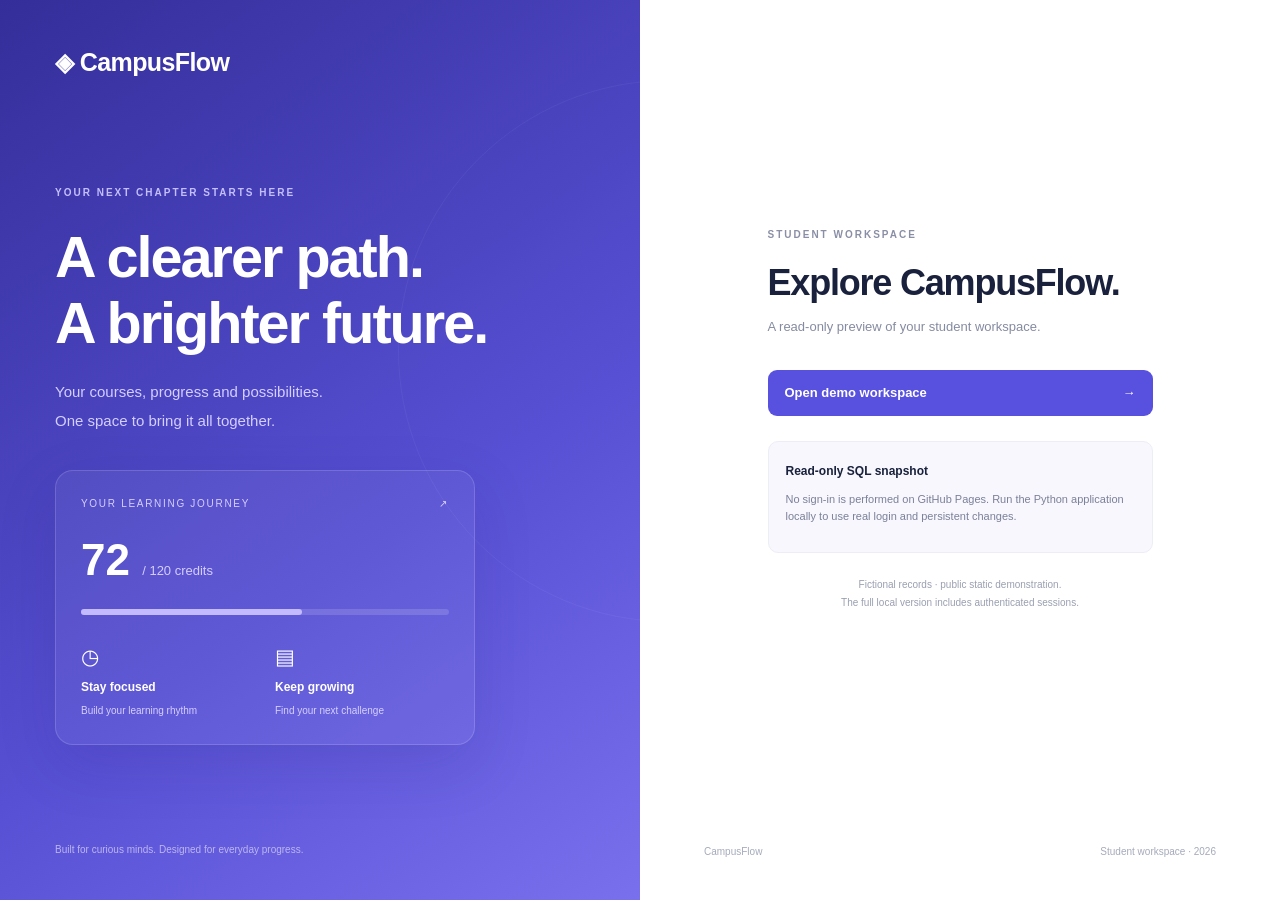
<file: docs/demo/index.html>
<!doctype html>
<html lang="en"><head><meta charset="utf-8"><meta name="viewport" content="width=device-width,initial-scale=1"><title>Explore demo · CampusFlow</title><link rel="stylesheet" href="./login.css"></head><body>
<section class="story"><a class="logo" href="./">◈ CampusFlow</a><div class="story-body"><span class="eyebrow">YOUR NEXT CHAPTER STARTS HERE</span><h1>A clearer path.<br>A brighter future.</h1><p>Your courses, progress and possibilities.<br>One space to bring it all together.</p><div class="visual"><div class="visual-top"><span>YOUR LEARNING JOURNEY</span><span>↗</span></div><div class="metric">72 <small>/ 120 credits</small></div><div class="track"><span></span></div><div class="mini-cards"><div>◷<strong>Stay focused</strong><small>Build your learning rhythm</small></div><div>▤<strong>Keep growing</strong><small>Find your next challenge</small></div></div></div></div><div class="story-footer">Built for curious minds. Designed for everyday progress.</div></section>
<main><div class="form-wrap"><span class="mobile-logo">◈ CampusFlow</span><span class="eyebrow">STUDENT WORKSPACE</span><h2>Explore CampusFlow.</h2><p class="subtitle">A read-only preview of your student workspace.</p><a class="submit" href="./dashboard.html" style="text-decoration:none">Open demo workspace <span>→</span></a><div class="demo-box"><strong>Read-only SQL snapshot</strong><p>No sign-in is performed on GitHub Pages. Run the Python application locally to use real login and persistent changes.</p></div><p class="note" id="modeNote">Fictional records · public static demonstration.<br>The full local version includes authenticated sessions.</p></div><footer>CampusFlow <span>Student workspace · 2026</span></footer></main></body></html>
</file>
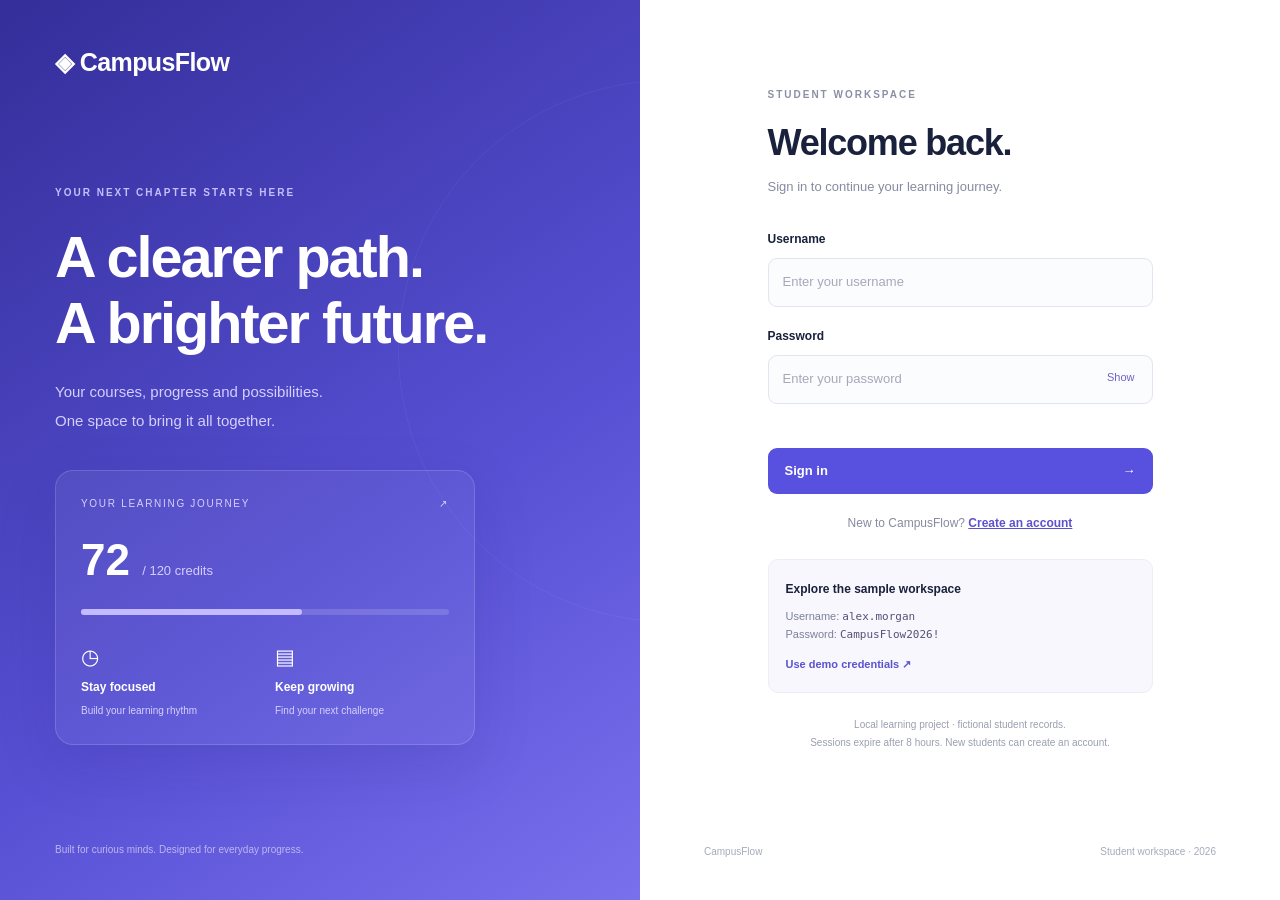
<file: static/login.html>
<!doctype html>
<html lang="en"><head><meta charset="utf-8"><meta name="viewport" content="width=device-width,initial-scale=1"><title>Sign in · CampusFlow</title><link rel="stylesheet" href="./login.css"><script src="./login.js" defer></script></head><body>
<section class="story"><a class="logo" href="./">◈ CampusFlow</a><div class="story-body"><span class="eyebrow">YOUR NEXT CHAPTER STARTS HERE</span><h1>A clearer path.<br>A brighter future.</h1><p>Your courses, progress and possibilities.<br>One space to bring it all together.</p><div class="visual"><div class="visual-top"><span>YOUR LEARNING JOURNEY</span><span>↗</span></div><div class="metric">72 <small>/ 120 credits</small></div><div class="track"><span></span></div><div class="mini-cards"><div>◷<strong>Stay focused</strong><small>Build your learning rhythm</small></div><div>▤<strong>Keep growing</strong><small>Find your next challenge</small></div></div></div></div><div class="story-footer">Built for curious minds. Designed for everyday progress.</div></section>
<main><div class="form-wrap"><span class="mobile-logo">◈ CampusFlow</span><span class="eyebrow">STUDENT WORKSPACE</span><h2>Welcome back.</h2><p class="subtitle">Sign in to continue your learning journey.</p><form id="loginForm"><label for="username">Username</label><input id="username" name="username" autocomplete="username" placeholder="Enter your username" maxlength="100" required><div class="password-heading"><label for="password">Password</label></div><div class="password-wrap"><input id="password" name="password" type="password" autocomplete="current-password" placeholder="Enter your password" maxlength="256" required><button id="togglePassword" type="button" aria-label="Show password" aria-pressed="false">Show</button></div><p id="error" class="error" role="alert"></p><button class="submit" type="submit" id="submit">Sign in <span>→</span></button></form><p class="auth-link">New to CampusFlow? <a href="./register">Create an account</a></p><div class="demo-box"><strong>Explore the sample workspace</strong><p>Username: <code>alex.morgan</code><br>Password: <code>CampusFlow2026!</code></p><button type="button" id="fillDemo">Use demo credentials ↗</button></div><p class="note" id="modeNote">Local learning project · fictional student records.<br>Sessions expire after 8 hours. New students can create an account.</p></div><footer>CampusFlow <span>Student workspace · 2026</span></footer></main></body></html>
</file>
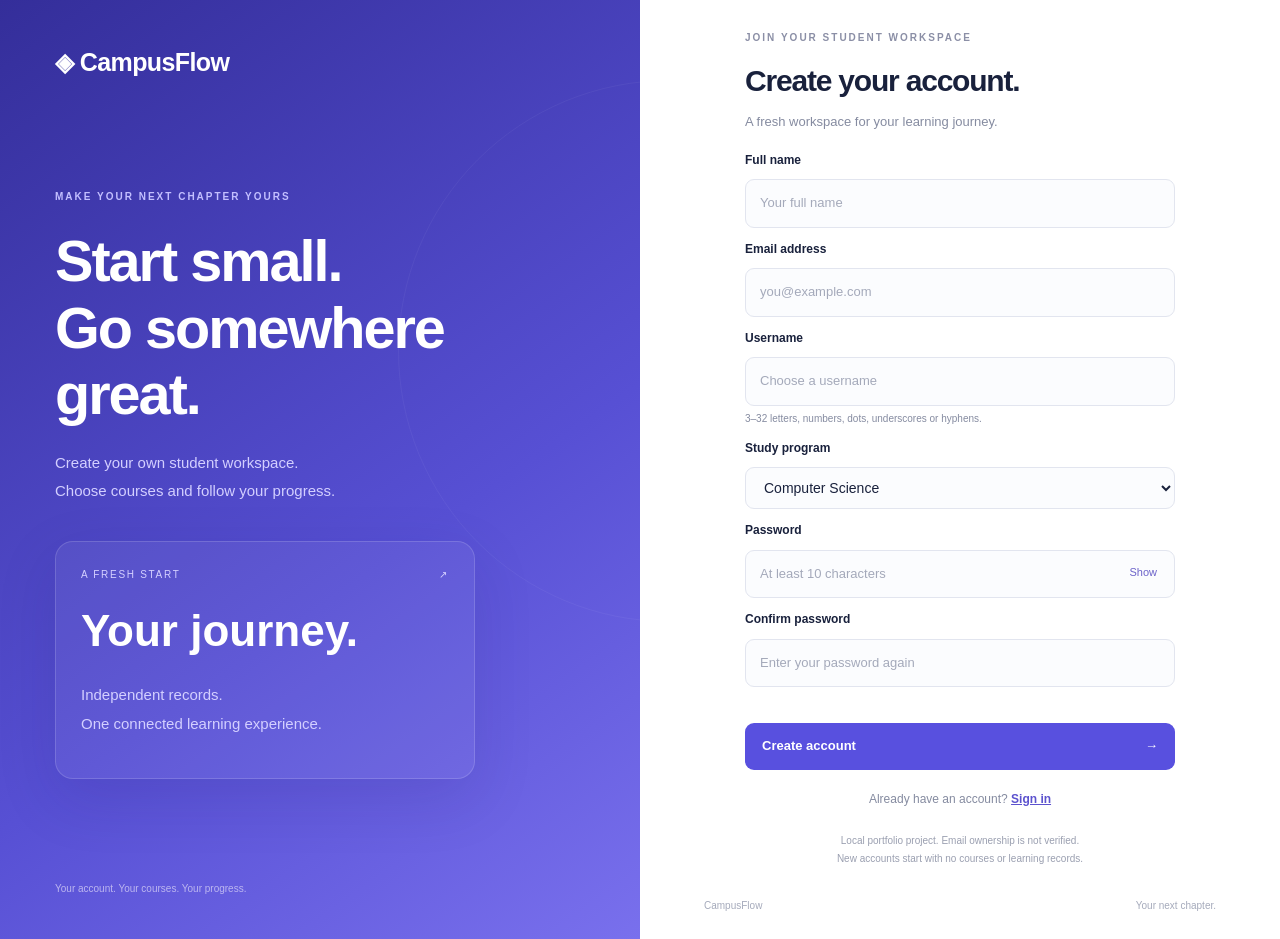
<file: static/register.html>
<!doctype html>
<html lang="en"><head><meta charset="utf-8"><meta name="viewport" content="width=device-width,initial-scale=1"><title>Create account · CampusFlow</title><link rel="stylesheet" href="./login.css"><script src="./register.js" defer></script></head><body class="register-page">
<section class="story"><a class="logo" href="./login">◈ CampusFlow</a><div class="story-body"><span class="eyebrow">MAKE YOUR NEXT CHAPTER YOURS</span><h1>Start small.<br>Go somewhere great.</h1><p>Create your own student workspace.<br>Choose courses and follow your progress.</p><div class="visual"><div class="visual-top"><span>A FRESH START</span><span>↗</span></div><div class="metric">Your journey.</div><p>Independent records.<br>One connected learning experience.</p></div></div><div class="story-footer">Your account. Your courses. Your progress.</div></section>
<main><div class="form-wrap"><span class="mobile-logo">◈ CampusFlow</span><span class="eyebrow">JOIN YOUR STUDENT WORKSPACE</span><h2>Create your account.</h2><p class="subtitle">A fresh workspace for your learning journey.</p>
<form id="registerForm"><label for="name">Full name</label><input id="name" name="name" autocomplete="name" maxlength="80" placeholder="Your full name" required>
<label for="email">Email address</label><input id="email" name="email" type="email" autocomplete="email" maxlength="160" placeholder="you@example.com" required>
<label for="username">Username</label><input id="username" name="username" autocomplete="username" minlength="3" maxlength="32" pattern="[A-Za-z0-9][A-Za-z0-9._-]{2,31}" placeholder="Choose a username" required><p class="hint">3–32 letters, numbers, dots, underscores or hyphens.</p>
<label for="program">Study program</label><select id="program" name="program"><option>Computer Science</option><option>Data Science</option><option>Software Engineering</option></select>
<label for="password">Password</label><div class="password-wrap"><input id="password" name="password" type="password" autocomplete="new-password" minlength="10" maxlength="128" placeholder="At least 10 characters" required><button id="togglePassword" type="button" aria-label="Show passwords" aria-pressed="false">Show</button></div>
<label for="confirm_password">Confirm password</label><input id="confirm_password" name="confirm_password" type="password" autocomplete="new-password" minlength="10" maxlength="128" placeholder="Enter your password again" required>
<p id="error" class="error" role="alert"></p><button class="submit" type="submit" id="submit">Create account <span>→</span></button></form>
<p class="auth-link">Already have an account? <a href="./login">Sign in</a></p><p class="note">Local portfolio project. Email ownership is not verified.<br>New accounts start with no courses or learning records.</p></div><footer>CampusFlow <span>Your next chapter.</span></footer></main></body></html>
</file>
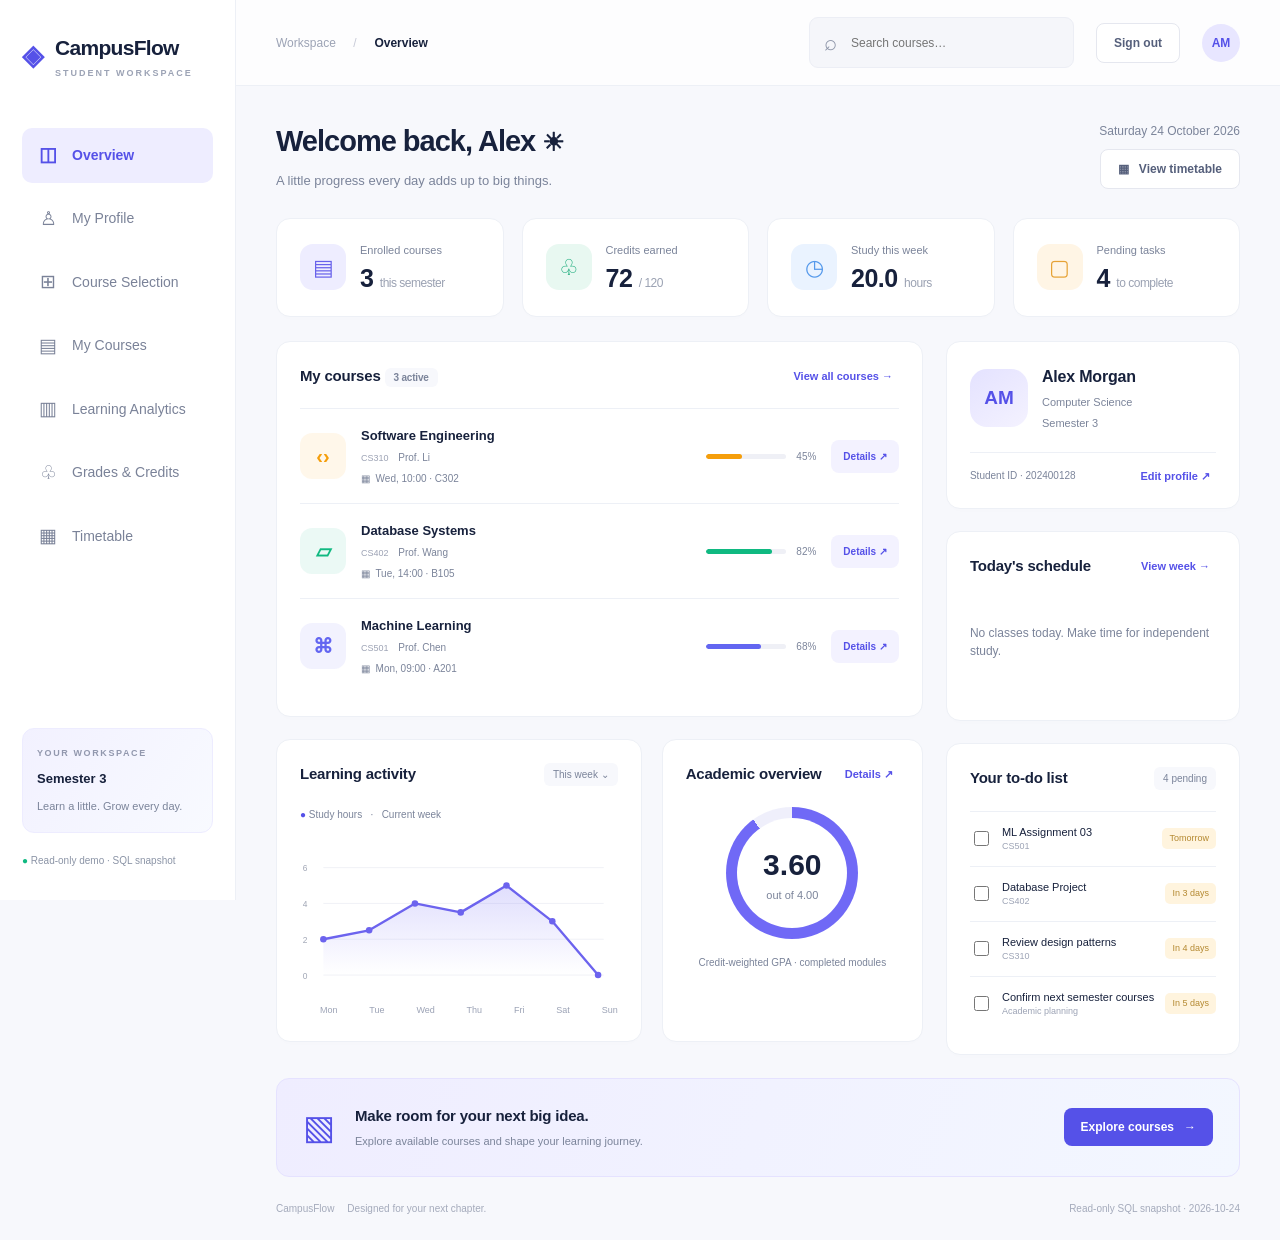
<file: docs/demo/dashboard.html>
<!doctype html>
<html lang="en"><head><meta charset="utf-8"><meta name="viewport" content="width=device-width,initial-scale=1"><title>CampusFlow — Student Dashboard</title><meta name="description" content="Your courses, progress and next steps in one place."><link rel="stylesheet" href="./style.css"><script src="./app.js" defer></script></head>
<body><aside><a class="brand" href="./dashboard.html">◈ <span>CampusFlow<small>STUDENT WORKSPACE</small></span></a><nav id="nav" aria-label="Main navigation"></nav><div class="semester"><span class="eyebrow">YOUR WORKSPACE</span><strong id="semesterLabel">Current semester</strong><span>Learn a little. Grow every day.</span></div><div class="demo">● Read-only demo · SQL snapshot</div></aside>
<div class="workspace"><header><div><span class="crumb">Workspace <span>/</span></span> <strong id="pageTitle">Overview</strong></div><div class="header-right"><label class="search"><span>⌕</span><input id="search" placeholder="Search courses…" aria-label="Search courses"></label><button class="secondary" id="logout">Sign out</button><button class="avatar" id="avatar" aria-label="Open profile">AM</button></div></header><main id="main" aria-live="polite"><div class="card">Loading your workspace…</div></main><footer>CampusFlow <span>Designed for your next chapter.</span><span id="source">Read-only SQL snapshot · 2026-10-24</span></footer></div><div id="toast" role="status"></div>
<dialog id="profileDialog"><form id="profileForm"><div class="section-heading"><h2>Edit profile</h2><button type="button" id="closeDialog" aria-label="Close">×</button></div><label>Full name<input name="name" required maxlength="80"></label><label>Email address<input name="email" type="email" required maxlength="160"></label><p class="muted">Academic records are managed by the university.</p><button class="primary" type="submit">Save changes</button></form></dialog></body></html>
</file>
<file: docs/demo/login.css>
*{box-sizing:border-box}body{margin:0;min-height:100vh;display:grid;grid-template-columns:1fr 1fr;font:14px/1.6 -apple-system,BlinkMacSystemFont,"Segoe UI",sans-serif;color:#19213c;background:#fff}button,input{font:inherit}button{cursor:pointer}button:focus-visible,a:focus-visible{outline:3px solid #aaa4ff;outline-offset:4px}.story{background:linear-gradient(145deg,#342e9a,#5750d4 60%,#7970ed);color:white;padding:42px 55px;display:flex;flex-direction:column;position:relative;overflow:hidden}.story:after{content:'';position:absolute;width:540px;height:540px;border:1px solid #ffffff0c;border-radius:50%;right:-300px;top:80px;pointer-events:none}.logo{color:white;text-decoration:none;font-size:25px;font-weight:750;letter-spacing:-.6px}.story-body{margin:auto 0;padding:65px 0}.eyebrow{font-size:10px;letter-spacing:2px;font-weight:650;color:#8b8fa6}.story .eyebrow{color:#c3bfff}h1{font-size:clamp(38px,4.5vw,62px);line-height:1.15;letter-spacing:-2px;margin:22px 0}.story p{color:#d3cfff;font-size:15px;line-height:1.9}.visual{margin-top:35px;padding:25px;background:#ffffff0e;border:1px solid #ffffff26;max-width:420px;border-radius:18px;box-shadow:0 20px 60px #21176a20}.visual-top{display:flex;justify-content:space-between;color:#d5d0ff;font-size:10px;letter-spacing:1.7px}.metric{font-size:44px;font-weight:700;margin:13px 0}.metric small{font-size:13px;font-weight:400;color:#d4ceff}.track{height:6px;background:#ffffff24;border-radius:5px}.track span{display:block;width:60%;height:100%;border-radius:5px;background:#c4baff}.mini-cards{display:grid;grid-template-columns:1fr 1fr;gap:20px;margin-top:25px}.mini-cards>div{display:grid;gap:5px;font-size:21px}.mini-cards strong{font-size:12px}.mini-cards small{font-size:10px;color:#d5d0ff}.story-footer{font-size:10px;color:#bcb6f0}main{display:flex;flex-direction:column;padding:40px 10%;justify-content:center;min-width:0}.form-wrap{max-width:385px;width:100%;margin:auto}.mobile-logo{display:none}h2{font-size:36px;line-height:1.2;letter-spacing:-1.2px;margin:16px 0 10px}.subtitle{color:#858ba0;font-size:13px;margin-bottom:32px}label{font-size:12px;font-weight:600;display:block;margin:20px 0 9px}input{width:100%;border:1px solid #e2e5ef;background:#fbfcfe;border-radius:9px;padding:13px 14px;font-size:13px;color:#19213c}input:focus{outline:3px solid #edeaff;border-color:#8a80ef}input::placeholder{color:#a4a9ba}.password-wrap{position:relative}.password-wrap input{padding-right:65px}.password-wrap button{position:absolute;right:12px;top:13px;border:0;background:none;color:#6c63c9;font-size:11px}.error{font-size:12px;color:#b43449;min-height:20px;margin:12px 0}.submit{width:100%;padding:13px 17px;border:0;border-radius:9px;background:#5850df;color:white;font-weight:600;font-size:13px;display:flex;justify-content:space-between}.submit:hover{background:#4740c2}.submit:disabled{opacity:.6;cursor:wait}.demo-box{background:#f7f7fd;border:1px solid #ededf8;border-radius:10px;padding:17px;margin-top:25px}.demo-box strong{font-size:12px}.demo-box p{font-size:11px;color:#7b8099;margin:9px 0}.demo-box code{color:#585075;font-size:11px}.demo-box button{background:none;border:0;color:#5c52ce;padding:0;font-size:11px;font-weight:600}.note{font-size:10px;color:#9a9fb0;text-align:center;line-height:1.8;margin-top:23px}footer{font-size:10px;color:#a5aabb;display:flex;justify-content:space-between;padding-top:40px}@media(max-width:850px){.story{padding:32px}.story-body{padding:55px 0}main{padding:35px 8%}.mini-cards{grid-template-columns:1fr}.mini-cards>div:last-child{display:none}}@media(max-width:600px){body{grid-template-columns:1fr}.story{display:none}main{min-height:100vh;padding:35px 25px}.mobile-logo{display:block;font-size:23px;font-weight:750;color:#5850df;margin-bottom:48px}h2{font-size:32px}footer{padding-top:35px}}

.auth-link{text-align:center;font-size:12px;color:#858ba0;margin-top:20px}.auth-link a{color:#5c52ce;font-weight:600}.register-page main{padding-top:25px;padding-bottom:25px}.register-page .form-wrap{max-width:430px}.register-page label{margin-top:12px}.register-page h2{font-size:30px}.register-page .subtitle{margin-bottom:18px}.register-page select{width:100%;border:1px solid #e2e5ef;background:#fbfcfe;border-radius:9px;padding:11px 14px;font:inherit;color:#19213c}.register-page .hint{font-size:10px;color:#858ba0;margin:5px 0}.register-page .error{margin:8px 0}.register-page footer{padding-top:20px}
</file>
<file: static/login.css>
*{box-sizing:border-box}body{margin:0;min-height:100vh;display:grid;grid-template-columns:1fr 1fr;font:14px/1.6 -apple-system,BlinkMacSystemFont,"Segoe UI",sans-serif;color:#19213c;background:#fff}button,input{font:inherit}button{cursor:pointer}button:focus-visible,a:focus-visible{outline:3px solid #aaa4ff;outline-offset:4px}.story{background:linear-gradient(145deg,#342e9a,#5750d4 60%,#7970ed);color:white;padding:42px 55px;display:flex;flex-direction:column;position:relative;overflow:hidden}.story:after{content:'';position:absolute;width:540px;height:540px;border:1px solid #ffffff0c;border-radius:50%;right:-300px;top:80px;pointer-events:none}.logo{color:white;text-decoration:none;font-size:25px;font-weight:750;letter-spacing:-.6px}.story-body{margin:auto 0;padding:65px 0}.eyebrow{font-size:10px;letter-spacing:2px;font-weight:650;color:#8b8fa6}.story .eyebrow{color:#c3bfff}h1{font-size:clamp(38px,4.5vw,62px);line-height:1.15;letter-spacing:-2px;margin:22px 0}.story p{color:#d3cfff;font-size:15px;line-height:1.9}.visual{margin-top:35px;padding:25px;background:#ffffff0e;border:1px solid #ffffff26;max-width:420px;border-radius:18px;box-shadow:0 20px 60px #21176a20}.visual-top{display:flex;justify-content:space-between;color:#d5d0ff;font-size:10px;letter-spacing:1.7px}.metric{font-size:44px;font-weight:700;margin:13px 0}.metric small{font-size:13px;font-weight:400;color:#d4ceff}.track{height:6px;background:#ffffff24;border-radius:5px}.track span{display:block;width:60%;height:100%;border-radius:5px;background:#c4baff}.mini-cards{display:grid;grid-template-columns:1fr 1fr;gap:20px;margin-top:25px}.mini-cards>div{display:grid;gap:5px;font-size:21px}.mini-cards strong{font-size:12px}.mini-cards small{font-size:10px;color:#d5d0ff}.story-footer{font-size:10px;color:#bcb6f0}main{display:flex;flex-direction:column;padding:40px 10%;justify-content:center;min-width:0}.form-wrap{max-width:385px;width:100%;margin:auto}.mobile-logo{display:none}h2{font-size:36px;line-height:1.2;letter-spacing:-1.2px;margin:16px 0 10px}.subtitle{color:#858ba0;font-size:13px;margin-bottom:32px}label{font-size:12px;font-weight:600;display:block;margin:20px 0 9px}input{width:100%;border:1px solid #e2e5ef;background:#fbfcfe;border-radius:9px;padding:13px 14px;font-size:13px;color:#19213c}input:focus{outline:3px solid #edeaff;border-color:#8a80ef}input::placeholder{color:#a4a9ba}.password-wrap{position:relative}.password-wrap input{padding-right:65px}.password-wrap button{position:absolute;right:12px;top:13px;border:0;background:none;color:#6c63c9;font-size:11px}.error{font-size:12px;color:#b43449;min-height:20px;margin:12px 0}.submit{width:100%;padding:13px 17px;border:0;border-radius:9px;background:#5850df;color:white;font-weight:600;font-size:13px;display:flex;justify-content:space-between}.submit:hover{background:#4740c2}.submit:disabled{opacity:.6;cursor:wait}.demo-box{background:#f7f7fd;border:1px solid #ededf8;border-radius:10px;padding:17px;margin-top:25px}.demo-box strong{font-size:12px}.demo-box p{font-size:11px;color:#7b8099;margin:9px 0}.demo-box code{color:#585075;font-size:11px}.demo-box button{background:none;border:0;color:#5c52ce;padding:0;font-size:11px;font-weight:600}.note{font-size:10px;color:#9a9fb0;text-align:center;line-height:1.8;margin-top:23px}footer{font-size:10px;color:#a5aabb;display:flex;justify-content:space-between;padding-top:40px}@media(max-width:850px){.story{padding:32px}.story-body{padding:55px 0}main{padding:35px 8%}.mini-cards{grid-template-columns:1fr}.mini-cards>div:last-child{display:none}}@media(max-width:600px){body{grid-template-columns:1fr}.story{display:none}main{min-height:100vh;padding:35px 25px}.mobile-logo{display:block;font-size:23px;font-weight:750;color:#5850df;margin-bottom:48px}h2{font-size:32px}footer{padding-top:35px}}

.auth-link{text-align:center;font-size:12px;color:#858ba0;margin-top:20px}.auth-link a{color:#5c52ce;font-weight:600}.register-page main{padding-top:25px;padding-bottom:25px}.register-page .form-wrap{max-width:430px}.register-page label{margin-top:12px}.register-page h2{font-size:30px}.register-page .subtitle{margin-bottom:18px}.register-page select{width:100%;border:1px solid #e2e5ef;background:#fbfcfe;border-radius:9px;padding:11px 14px;font:inherit;color:#19213c}.register-page .hint{font-size:10px;color:#858ba0;margin:5px 0}.register-page .error{margin:8px 0}.register-page footer{padding-top:20px}
</file>
<file: docs/demo/style.css>
:root{--ink:#17213c;--muted:#7b849a;--purple:#5551e8;--line:#edf0f6;--bg:#f7f8fc}*{box-sizing:border-box}body{margin:0;background:var(--bg);color:var(--ink);font:14px/1.5 Inter,-apple-system,BlinkMacSystemFont,"Segoe UI",sans-serif}button,input{font:inherit}button,a,input{ -webkit-tap-highlight-color:transparent}button{cursor:pointer;border:0;background:none;color:inherit}button:focus-visible,a:focus-visible,input:focus-visible{outline:3px solid #b4b1ff;outline-offset:3px}a{text-decoration:none;color:inherit}aside{width:236px;position:fixed;inset:0 auto 0 0;background:#fff;border-right:1px solid var(--line);padding:32px 22px;display:flex;flex-direction:column}.brand{display:flex;gap:11px;font-size:28px;color:var(--purple);align-items:center;font-weight:800}.brand span{font-size:21px;letter-spacing:-.7px;color:var(--ink)}.brand small{display:block;font-size:9px;letter-spacing:2px;color:#9ca3b5;margin-top:3px}nav{margin-top:48px;display:grid;gap:9px}nav button{display:flex;gap:14px;align-items:center;text-align:left;padding:13px 16px;color:#7a8298;border-radius:10px;font-weight:500}nav button.active{background:#eeedff;color:var(--purple);font-weight:700}nav button:hover{background:#f4f3ff}.nav-icon{font-size:19px;width:20px;text-align:center}.semester{margin-top:auto;background:linear-gradient(125deg,#f2f1ff,#f8faff);border:1px solid #edecff;border-radius:12px;padding:18px 14px;display:grid;gap:9px;font-size:11px;color:var(--muted)}.semester strong{color:var(--ink);font-size:13px}.eyebrow{font-size:9px;font-weight:700;letter-spacing:1.6px;color:#9298ae}.demo{font-size:10px;color:#8b94a6;margin-top:20px}.demo::first-letter{color:#10b981}.workspace{margin-left:236px}header{height:86px;background:#ffffffb8;border-bottom:1px solid var(--line);display:flex;align-items:center;justify-content:space-between;padding:0 40px}.crumb{color:#9ca3b5;font-size:12px}.crumb span{margin:0 14px;color:#c7cad7}header strong{font-size:12px;font-weight:600}.header-right{display:flex;align-items:center;gap:22px}.search{display:flex;gap:12px;align-items:center;background:#f5f6fa;border:1px solid #eceef5;padding:8px 14px;border-radius:9px}.search span{font-size:22px;color:#8c94a7}.search input{border:0;background:none;outline:0;width:210px;font-size:12px}.avatar{border-radius:50%;width:38px;height:38px;background:#e8e6ff;color:var(--purple);font-size:12px;font-weight:700}main{max-width:1540px;margin:auto;padding:34px 40px 24px}.greeting{display:flex;justify-content:space-between;align-items:center;margin-bottom:28px}.greeting h1{font-size:29px;letter-spacing:-1px;margin:0 0 7px}.greeting p{color:var(--muted);margin:0;font-size:13px}.date{text-align:right;color:var(--muted);font-size:12px}.date button{display:block;margin:9px 0 0 auto}.primary,.secondary{padding:10px 17px;border-radius:8px;font-size:12px;font-weight:600}.primary{background:var(--purple);color:white}.primary:hover{background:#403bc8}.secondary{border:1px solid #e5e7ef;background:white;color:#555f7b}.stats{display:grid;grid-template-columns:repeat(4,1fr);gap:18px;margin-bottom:24px}.card{border:1px solid var(--line);border-radius:14px;background:white;padding:23px;box-shadow:0 3px 12px #24315a02}.stat{display:flex;align-items:center;gap:14px}.stat-icon{width:46px;height:46px;display:grid;place-items:center;background:#eeedff;color:#6862eb;border-radius:13px;font-size:22px}.stat:nth-child(2) .stat-icon{background:#e8f8f1;color:#17aa79}.stat:nth-child(3) .stat-icon{background:#eaf3ff;color:#5599eb}.stat:nth-child(4) .stat-icon{background:#fff5e5;color:#e6a235}.stat label{display:block;color:var(--muted);font-size:11px;margin-bottom:4px}.stat strong{font-size:25px;line-height:1.2;letter-spacing:-.5px}.stat small{font-size:12px;color:#9aA1b2;font-weight:400}.columns{display:grid;grid-template-columns:minmax(0,2.2fr) minmax(270px,1fr);gap:23px}.left,.right{display:grid;gap:22px;align-content:start}.section-heading{display:flex;align-items:center;justify-content:space-between;margin-bottom:21px;gap:12px}h2{font-size:15px;margin:0;letter-spacing:-.2px}.link{font-size:11px;color:var(--purple);font-weight:600}.course-row{display:flex;align-items:center;gap:15px;padding:17px 0;border-top:1px solid var(--line)}.course-row:first-of-type{border-top:0}.course-icon{height:46px;width:46px;border-radius:12px;flex-shrink:0;display:grid;place-items:center;font-size:20px;font-weight:700}.course-info{flex:1;min-width:0}.course-info h3{font-size:13px;margin:0 0 4px}.course-info p{font-size:10px;color:var(--muted);margin:0}.course-code{font-size:9px;color:#9ca2b4;margin-right:7px}.progress-group{width:110px;display:flex;align-items:center;gap:10px}.track{height:5px;background:#eff0f6;border-radius:20px;flex:1;overflow:hidden}.track span{display:block;height:100%;border-radius:20px}.progress-group small{font-size:10px;color:var(--muted)}.course-row .secondary{font-size:10px;background:#f3f2ff;border:0;color:var(--purple);padding:9px 12px}.charts{display:grid;grid-template-columns:1.4fr 1fr;gap:20px}.pill{font-size:10px;padding:4px 9px;border-radius:6px;background:#f7f8fc;color:var(--muted)}.chart{height:170px;width:100%;display:block}.chart-labels{display:flex;justify-content:space-between;color:#9ba2b5;font-size:9px;padding-left:20px}.legend{font-size:10px;color:var(--muted);margin-bottom:12px}.legend b{color:var(--purple)}.gpa-ring{height:132px;width:132px;max-width:100%;border-radius:50%;margin:12px auto 16px;background:conic-gradient(#7069f6 var(--angle),#efeffb 0);display:grid;place-items:center}.ring-inner{background:white;width:110px;height:110px;border-radius:50%;display:flex;flex-direction:column;justify-content:center;align-items:center}.ring-inner strong{font-size:30px}.ring-inner span{font-size:11px;color:var(--muted)}.gpa-caption{text-align:center;color:var(--muted);font-size:10px}.profile-top{display:flex;align-items:center;gap:14px}.profile-avatar{width:58px;height:58px;border-radius:17px;background:linear-gradient(145deg,#e4e2ff,#f4f2ff);display:grid;place-items:center;font-size:19px;color:var(--purple);font-weight:700}.profile-top h2{font-size:16px}.profile-top p{margin:5px 0 0;color:var(--muted);font-size:11px}.profile-details{margin-top:20px;padding-top:14px;border-top:1px solid var(--line);display:flex;justify-content:space-between;align-items:center;font-size:10px;color:var(--muted)}.schedule-row{display:flex;gap:17px;margin:20px 0}.schedule-time{font-size:11px;color:#8b94aa;width:37px}.schedule-body{border-left:2px solid #e7e6ff;padding-left:18px;position:relative}.schedule-body:before{content:'';position:absolute;left:-5px;top:5px;width:8px;height:8px;border-radius:50%;background:var(--purple)}.schedule-body strong{font-size:12px}.schedule-body p{margin:4px 0 0;color:var(--muted);font-size:10px}.task{display:flex;gap:10px;padding:12px 0;border-top:1px solid var(--line);align-items:center}.task input{accent-color:var(--purple);width:15px;height:15px}.task-text{flex:1;font-size:11px}.task-text small{display:block;color:#9ca3b5;font-size:9px}.task.done .task-text{text-decoration:line-through;color:#a0a6b5}.badge{font-size:9px;border-radius:5px;padding:4px 7px;background:#fff4de;color:#b48931;white-space:nowrap}.banner{margin-top:23px;border:1px solid #e5e2ff;background:linear-gradient(110deg,#efedff,#f3f7ff);border-radius:13px;padding:23px 26px;display:flex;align-items:center;gap:20px}.banner .banner-icon{font-size:34px;color:var(--purple)}.banner div{flex:1}.banner p{font-size:11px;margin:5px 0 0;color:var(--muted)}footer{max-width:1540px;margin:auto;display:flex;gap:13px;padding:0 40px 24px;font-size:10px;color:#a4aabb}footer span:last-child{margin-left:auto}#toast{position:fixed;bottom:26px;left:50%;transform:translateX(-50%);background:#17213c;color:white;padding:13px 22px;border-radius:10px;box-shadow:0 6px 25px #17213c30;display:none;z-index:5;max-width:90vw}dialog{border:1px solid var(--line);border-radius:16px;width:430px;padding:28px}dialog::backdrop{background:#17213c55}dialog label{display:grid;gap:7px;margin:20px 0;font-size:12px}dialog input{border:1px solid #dddfea;border-radius:7px;padding:11px}.muted{color:var(--muted);font-size:12px}.catalog{display:grid;grid-template-columns:repeat(2,1fr);gap:20px}.catalog h3{font-size:17px;margin:12px 0}.catalog p{color:var(--muted);font-size:12px;min-height:36px}.catalog-bottom{display:flex;justify-content:space-between;align-items:center;margin-top:22px}.meta{font-size:11px;color:var(--muted)}table{width:100%;border-collapse:collapse}th,td{text-align:left;padding:15px 12px;border-bottom:1px solid var(--line);font-size:12px}th{font-size:10px;text-transform:uppercase;letter-spacing:1px;color:var(--muted)}.table-wrap{overflow-x:auto}.profile-fields{display:grid;grid-template-columns:1fr 1fr;gap:25px;padding-top:24px}.profile-fields label{display:block;font-size:11px;color:var(--muted);margin-bottom:6px}.empty{padding:25px 0;color:var(--muted);font-size:12px}.analytics-grid{display:grid;grid-template-columns:1.5fr 1fr;gap:22px}.wide-chart .chart{height:270px}.wide-chart .chart-labels{font-size:11px}.course-list{margin-top:22px}@media(min-width:1600px){main{padding-top:45px}.course-row{padding:22px 0}.chart{height:190px}}@media(max-width:1150px){aside{width:200px;padding:30px 16px}.workspace{margin-left:200px}header{padding:0 24px}main{padding:25px 24px}.columns{grid-template-columns:minmax(0,1.7fr) minmax(250px,1fr)}.stat{padding:18px 12px;gap:10px}.stat strong{font-size:21px}.stat-icon{width:34px;height:36px;font-size:18px}.progress-group{width:75px}.course-row{gap:10px}.course-row .secondary{display:none}.charts{grid-template-columns:1fr}.gpa-ring{height:120px;width:120px}.ring-inner{width:100px;height:100px}}@media(max-width:800px){aside{position:static;width:auto;padding:18px;border-bottom:1px solid var(--line)}.brand{font-size:23px}nav{display:flex;overflow:auto;margin-top:18px;gap:5px}nav button{white-space:nowrap;padding:9px 12px;font-size:11px}.nav-icon,.semester,.demo{display:none}.workspace{margin:0}header{height:64px;padding:0 18px}.search input{width:140px}.crumb{display:none}main{padding:24px 18px}.greeting h1{font-size:22px}.date>span{display:none}.stats{grid-template-columns:1fr 1fr;gap:12px}.columns{grid-template-columns:1fr}.charts{grid-template-columns:1fr 1fr}.right{grid-template-columns:1fr 1fr}.right>.card:first-child{grid-column:1/-1}.catalog,.analytics-grid{grid-template-columns:1fr}.banner{padding:18px;gap:10px}.banner-icon{display:none}.banner h2{font-size:13px}.banner .primary{font-size:10px;padding:10px}.profile-fields{grid-template-columns:1fr}footer{padding:0 18px 20px}footer>span:nth-child(2){display:none}}@media(max-width:480px){.right,.charts{grid-template-columns:1fr}.greeting{gap:10px}.greeting h1{font-size:19px}.search input{width:100px}.search{padding:5px 9px}.course-icon{width:35px;height:38px}.course-info h3{font-size:11px}.progress-group{width:65px}.banner{align-items:flex-start}.banner .primary{max-width:110px}.card{padding:19px}}
</file>
